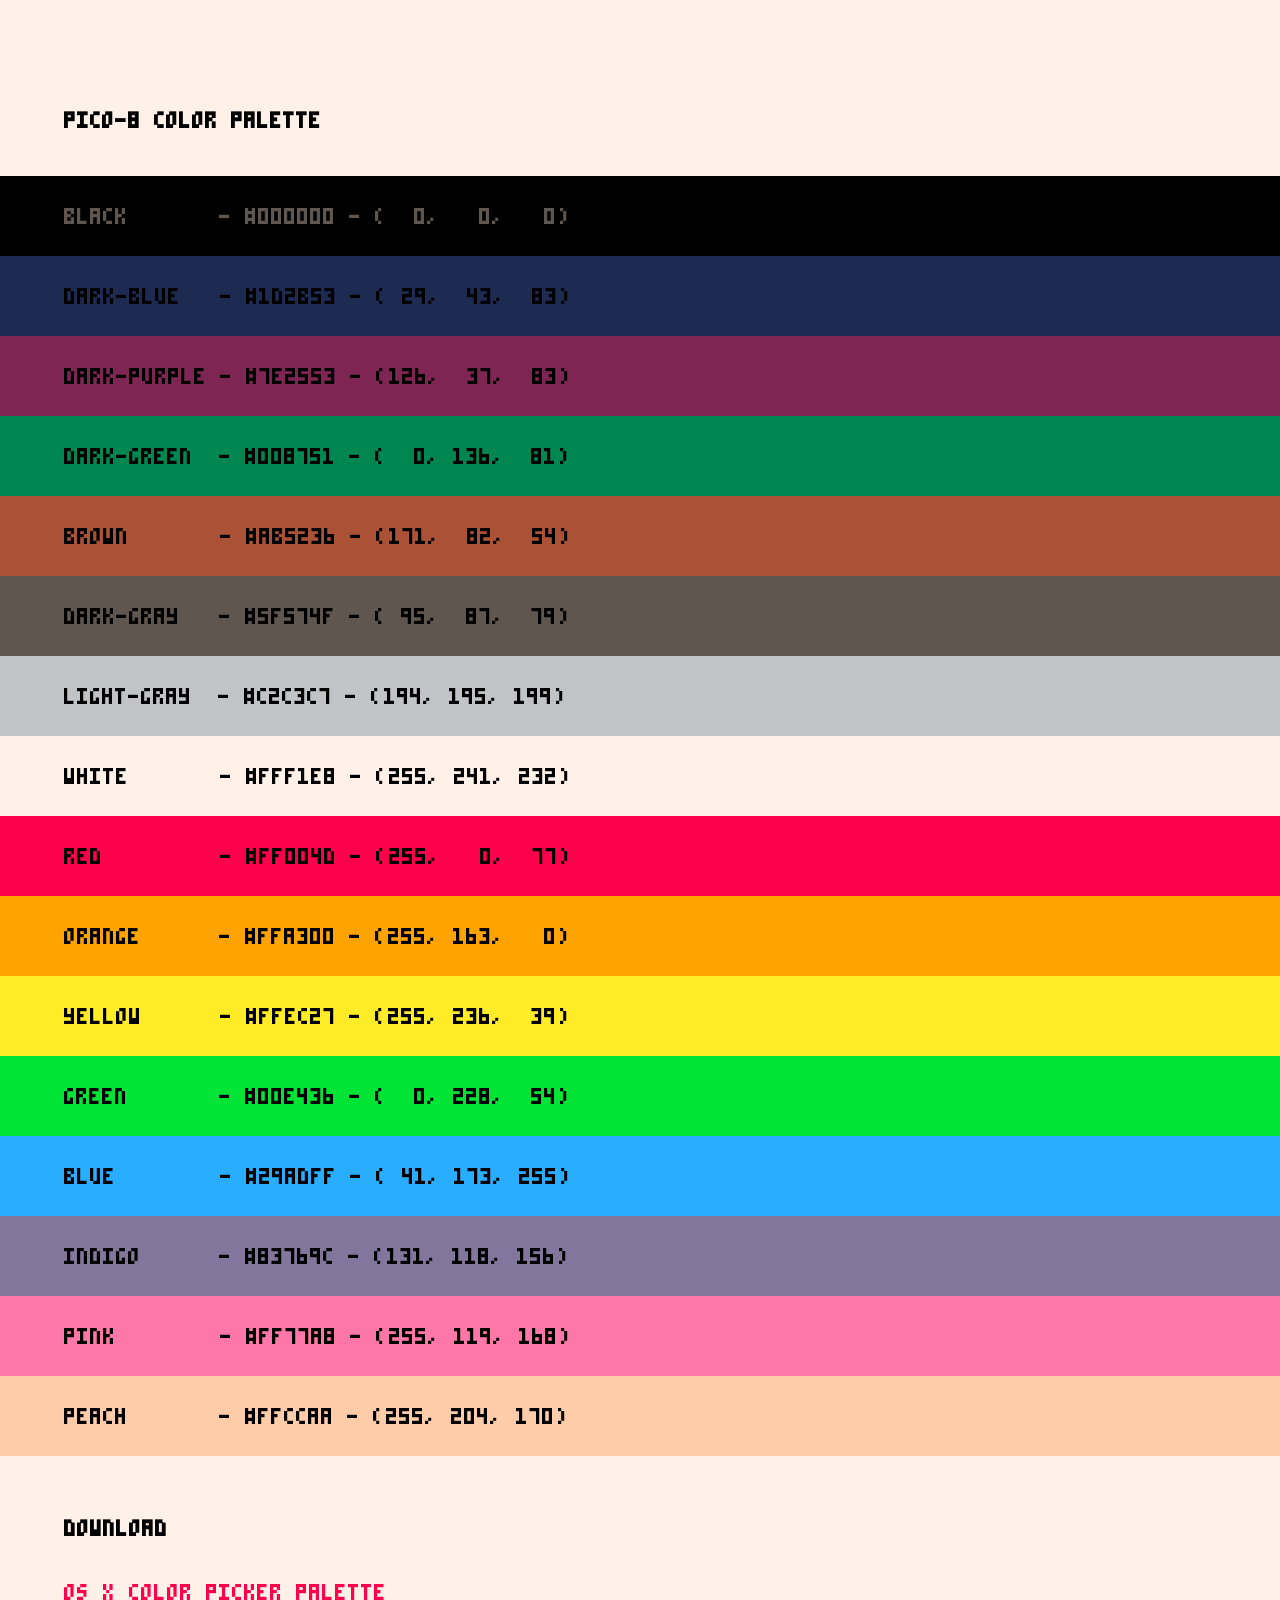
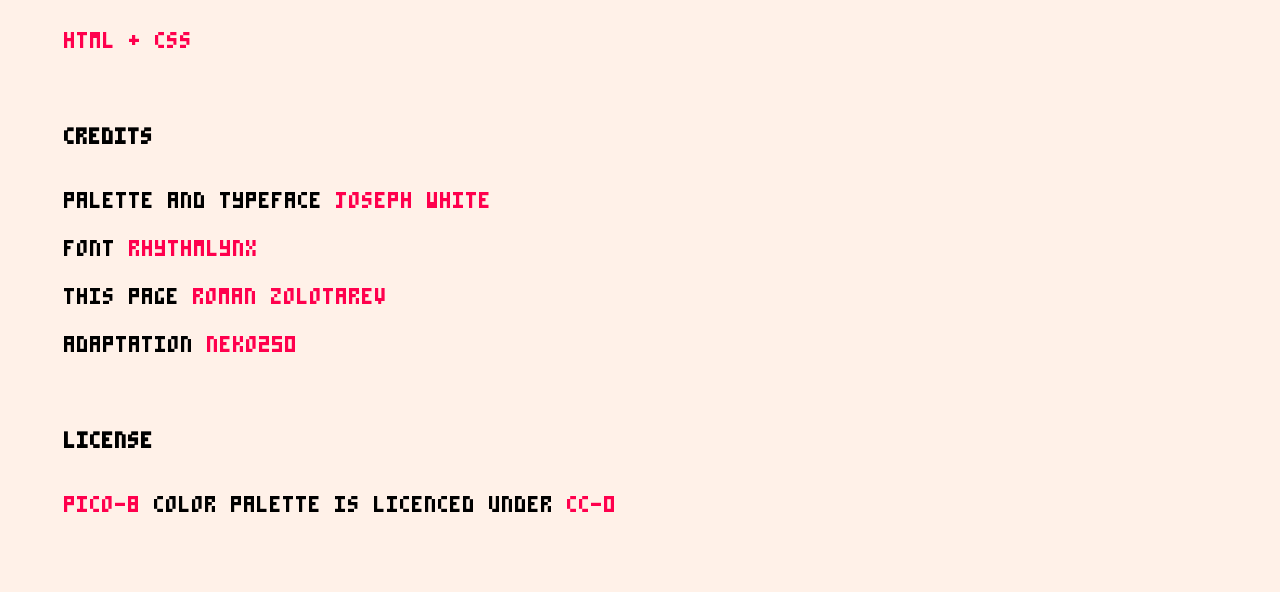
<file: docs/Pico-8/pico8-api-gh-pages/palette/index.html>
<html>

<head>
  <meta charset="utf-8">
  <meta name="viewport" content="width=device-width, initial-scale=1">
  <title>PICO-8 Palette</title>
  <link href="https://humblebundle-a.akamaihd.net/misc/files/hashed/daa4f4f06ae0362be8738d5a33f17ca31bf298b3.png"
    rel="icon">
  <style>
    .black {
      background-color: #000000;
    }

    .dark-blue {
      background-color: #1D2B53;
    }

    .dark-purple {
      background-color: #7E2553;
    }

    .dark-green {
      background-color: #008751;
    }

    .brown {
      background-color: #AB5236;
    }

    .dark-gray {
      background-color: #5F574F;
    }

    .light-gray {
      background-color: #C2C3C7;
    }

    .white {
      background-color: #FFF1E8;
    }

    .red {
      background-color: #FF004D;
    }

    .orange {
      background-color: #FFA300;
    }

    .yellow {
      background-color: #FFEC27;
    }

    .green {
      background-color: #00E436;
    }

    .blue {
      background-color: #29ADFF;
    }

    .indigo {
      background-color: #83769C;
    }

    .pink {
      background-color: #FF77A8;
    }

    .peach {
      background-color: #FFCCAA;
    }

    @font-face {
      font-family: pico8;
      src: url('pico-8.woff2') format('woff2'), url('pico-8.woff') format('woff');
      font-weight: normal;
      font-style: normal;
    }

    pre {
      font-family: pico8;
    }

    body {
      font-size: 1em;
      color: #000;
      background-color: #FFF1E8;
      font-family: pico8, monospace;
      margin: 4em 0;
      padding: 0;
    }

    div,
    h1,
    h2 {
      padding: 1em 4em;
      font-size: 1em;
    }

    a {
      color: #FF004D;
      text-decoration: none;
    }

    a:hover {
      color: #29ADFF;
    }

    h1 {
      margin-top: 6em;
      margin-bottom: 2em;
    }

    h2 {
      margin-top: 3em;
      margin-bottom: 1em;
    }

    .black {
      color: #5F574F;
    }
  </style>
</head>

<body>
  <h1>PICO-8 color palette</h1>

  <!-- ================================ -->

  <div class="black">
    <pre>black       - #000000 - (  0,   0,   0)</pre>
  </div>
  <div class="dark-blue">
    <pre>dark-blue   - #1D2B53 - ( 29,  43,  83)</pre>
  </div>
  <div class="dark-purple">
    <pre>dark-purple - #7E2553 - (126,  37,  83)</pre>
  </div>
  <div class="dark-green">
    <pre>dark-green  - #008751 - (  0, 136,  81)</pre>
  </div>
  <div class="brown">
    <pre>brown       - #AB5236 - (171,  82,  54)</pre>
  </div>
  <div class="dark-gray">
    <pre>dark-gray   - #5F574F - ( 95,  87,  79)</pre>
  </div>
  <div class="light-gray">
    <pre>light-gray  - #C2C3C7 - (194, 195, 199)</pre>
  </div>
  <div class="white">
    <pre>white       - #FFF1E8 - (255, 241, 232)</pre>
  </div>
  <div class="red">
    <pre>red         - #FF004D - (255,   0,  77)</pre>
  </div>
  <div class="orange">
    <pre>orange      - #FFA300 - (255, 163,   0)</pre>
  </div>
  <div class="yellow">
    <pre>yellow      - #FFEC27 - (255, 236,  39)</pre>
  </div>
  <div class="green">
    <pre>green       - #00E436 - (  0, 228,  54)</pre>
  </div>
  <div class="blue">
    <pre>blue        - #29ADFF - ( 41, 173, 255)</pre>
  </div>
  <div class="indigo">
    <pre>indigo      - #83769C - (131, 118, 156)</pre>
  </div>
  <div class="pink">
    <pre>pink        - #FF77A8 - (255, 119, 168)</pre>
  </div>
  <div class="peach">
    <pre>peach       - #FFCCAA - (255, 204, 170)</pre>
  </div>

  <!-- ================================ -->

  <h2>Download</h2>
  <div><a href="https://github.com/romanzolotarev/pico-8-color-palette/blob/gh-pages/pico-8.clr?raw=true">OS X Color
      Picker palette</a></div>
  <div><a href="https://github.com/romanzolotarev/pico-8-color-palette/blob/gh-pages/index.html">HTML + CSS</a></div>
  <!-- div><a href="https://github.com/romanzolotarev/pico-8-color-palette/blob/gh-pages/screenshot.png">Screenshot of v0.1.6</a></div -->

  <!-- ================================ -->

  <h2>Credits</h2>
  <div>Palette and typeface <a href="http://www.lexaloffle.com/bbs/?uid=1&mode=about">Joseph White</a></div>
  <div>Font <a href="http://www.lexaloffle.com/bbs/?tid=3109">RhythmLynx</a></div>
  <div>This page <a href="https://www.romanzolotarev.com/">Roman Zolotarev</a></div>
  <div>Adaptation <a href="https://neko250.github.io/">Neko250</a></div>

  <!-- ================================ -->

  <h2>License</h2>
  <div><a href="http://pico-8.com/">PICO-8</a> color palette is licenced under <a
      href="https://creativecommons.org/publicdomain/zero/1.0/">CC-0</a></div>
</body>

</html>
</file>
